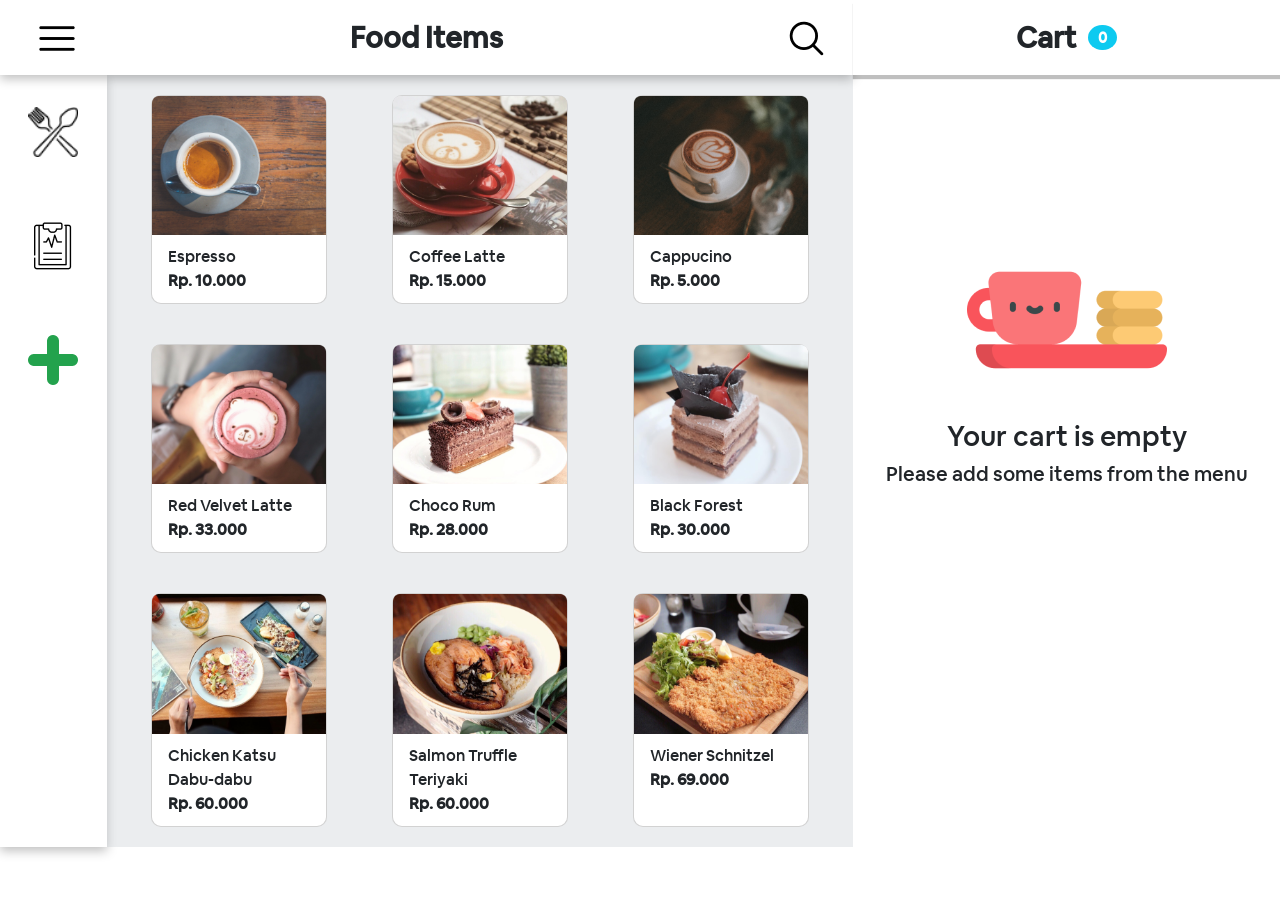
<file: week-3/index.html>
<!DOCTYPE html>
<html lang="en">
  <head>
    <meta charset="UTF-8" />
    <meta
      name="viewport"
      content="width=device-width, initial-scale=1.0, shrink-to-fit=no"
    />
    <link
      rel="stylesheet"
      href="https://stackpath.bootstrapcdn.com/bootstrap/5.0.0-alpha1/css/bootstrap.min.css"
      integrity="sha384-r4NyP46KrjDleawBgD5tp8Y7UzmLA05oM1iAEQ17CSuDqnUK2+k9luXQOfXJCJ4I"
      crossorigin="anonymous"
    />
    <link rel="stylesheet" href="./assets/styles.css" />
    <title>Food items</title>
  </head>
  <body>
    <div class="container-fluid">
      <div class="row" style="position: relative;">
        <div class="col-md-8">
          <div class="col-md-1">
            <img
              class="ham-menu"
              src="assets/image/icons/menu.png"
              alt="menu"
            />
          </div>
          <div class="col-md-10" style="font-size: 29px;">Food Items</div>
          <div class="col-md-1">
            <img
              class="magnifying-glass"
              src="assets/image/icons/magnifying-glass.png"
              alt="magnifying"
              style="cursor: pointer;"
            />
          </div>
        </div>
        <div
          class="col-md-4"
          style="box-shadow: 0px 4px 1px rgba(0, 0, 0, 0.25);"
        >
          Cart &nbsp;
          <span class="badge bg-info">0</span>
        </div>
      </div>
      <div class="row">
        <div
          class="col-md-1"
          style="
            background: #ffffff;
            box-shadow: 0px 4px 10px rgba(0, 0, 0, 0.25);
            text-align: center;
          "
        >
          <a href="index.html">
            <img class="side-left" src="./assets/image/icons/fork.png" />
          </a>
          <a href="history.html">
            <img
              class="side-left"
              src="./assets/image/icons/clipboard.png"
              href=""
          /></a>
          <img
            class="side-left"
            data-toggle="modal"
            data-target="#add-item"
            src="./assets/image/icons/add.png"
          />
        </div>
        <div class="col-md-7">
          <div class="card" style="width: 13rem;">
            <img
              src="./assets/image/fnb/jeremy-ricketts-6ZnhM-xBpos-unsplash.png"
              class="card-img-top"
              alt="espresso"
            />
            <div class="card-body">
              <p class="card-text">
                Espresso <br />
                <b>Rp. 10.000</b>
              </p>
            </div>
          </div>
          <div class="card" style="width: 13rem;">
            <img
              src="./assets/image/fnb/bear.png"
              class="card-img-top"
              alt="coffe-latte"
            />
            <div class="card-body">
              <p class="card-text">
                Coffee Latte <br />
                <b>Rp. 15.000</b>
              </p>
            </div>
          </div>
          <div class="card" style="width: 13rem;">
            <img
              src="./assets/image/fnb/firdaus-roslan-pN769u0KHNA-unsplash.png"
              class="card-img-top"
              alt="cappucino"
            />
            <div class="card-body">
              <p class="card-text">
                Cappucino <br />
                <b>Rp. 5.000</b>
              </p>
            </div>
          </div>
          <div class="card" style="width: 13rem;">
            <img
              src="./assets/image/fnb/redvelvet.png"
              class="card-img-top"
              alt="cappucino"
            />
            <div class="card-body">
              <p class="card-text">
                Red Velvet Latte <br />
                <b>Rp. 33.000</b>
              </p>
            </div>
          </div>
          <div class="card" style="width: 13rem;">
            <img
              src="./assets/image/fnb/chocorum.png"
              class="card-img-top"
              alt="cappucino"
            />
            <div class="card-body">
              <p class="card-text">
                Choco Rum <br />
                <b>Rp. 28.000</b>
              </p>
            </div>
          </div>
          <div class="card" style="width: 13rem;">
            <img
              src="./assets/image/fnb/blackforest.png"
              class="card-img-top"
              alt="cappucino"
            />
            <div class="card-body">
              <p class="card-text">
                Black Forest <br />
                <b>Rp. 30.000</b>
              </p>
            </div>
          </div>
          <div class="card" style="width: 13rem;">
            <img
              src="./assets/image/fnb/chickenkatsu.png"
              class="card-img-top"
              alt="cappucino"
            />
            <div class="card-body">
              <p class="card-text">
                Chicken Katsu Dabu-dabu <br />
                <b>Rp. 60.000</b>
              </p>
            </div>
          </div>
          <div class="card" style="width: 13rem;">
            <img
              src="./assets/image/fnb/salmon.png"
              class="card-img-top"
              alt="cappucino"
            />
            <div class="card-body">
              <p class="card-text">
                Salmon Truffle Teriyaki <br />
                <b>Rp. 60.000</b>
              </p>
            </div>
          </div>
          <div class="card" style="width: 13rem;">
            <img
              src="./assets/image/fnb/wiener.png"
              class="card-img-top"
              alt="cappucino"
            />
            <div class="card-body">
              <p class="card-text">
                Wiener Schnitzel <br />
                <b>Rp. 69.000</b>
              </p>
            </div>
          </div>
        </div>
        <div class="col-md-4 side-right">
          <img
            class="food-icon"
            src="./assets/image/fnb/food-and-restaurant.png"
          />
          <h3>Your cart is empty</h3>
          <h5>Please add some items from the menu</h5>
        </div>
      </div>
    </div>
    <div
      class="modal fade"
      id="add-item"
      tabindex="-1"
      aria-labelledby="exampleModalLabel"
      aria-hidden="true"
    >
      <div class="modal-dialog modal-dialog-centered">
        <div class="modal-content">
          <div class="modal-header">
            <h4 class="modal-title" id="exampleModalLabel">
              Add Item
            </h4>
          </div>
          <div class="modal-body">
            <div class="form-item">
              <p
                style="
                  display: flex;
                  position: relative;
                  top: 6px;
                  font-weight: bold;
                  left: 5px;
                "
              >
                Name
              </p>
              <input
                class="form-control"
                type="text"
                aria-label="deafult input example"
                style="
                  display: flex;
                  position: relative;
                  left: 100px;
                  bottom: 40px;
                  width: 75%;
                "
              />
            </div>
            <div class="form-item">
              <p
                style="
                  display: flex;
                  position: relative;
                  top: 6px;
                  font-weight: bold;
                  left: 5px;
                "
              >
                Image
              </p>
              <input
                class="form-control"
                type="text"
                aria-label="deafult input example"
                style="
                  display: flex;
                  position: relative;
                  left: 100px;
                  bottom: 40px;
                  width: 75%;
                "
              />
            </div>
            <div class="form-item">
              <p
                style="
                  display: flex;
                  position: relative;
                  top: 6px;
                  font-weight: bold;
                  left: 5px;
                "
              >
                Price
              </p>
              <input
                class="form-control"
                type="text"
                aria-label="deafult input example"
                style="
                  display: flex;
                  position: relative;
                  left: 100px;
                  bottom: 40px;
                  width: 45%;
                "
              />
            </div>
            <div class="form-item">
              <p
                style="
                  display: flex;
                  position: relative;
                  top: 6px;
                  font-weight: bold;
                  left: 5px;
                "
              >
                Category
              </p>
            </div>
            <div class="dropdown">
              <button
                class="btn btn-secondary dropdown-toggle"
                type="button"
                id="dropdownMenuButton"
                data-toggle="dropdown"
                aria-expanded="false"
                style="
                  display: flex;
                  position: relative;
                  left: 100px;
                  bottom: 60px;
                  width: 30%;
                  font-family: Airbnb;
                  color: #cecece;
                  background: #ffffff;
                  border: 1px solid #cecece;
                  box-sizing: border-box;
                  box-shadow: 0px 4px 10px rgba(0, 0, 0, 0.25);
                  border-radius: 6px;
                "
              >
                Category
              </button>
              <ul class="dropdown-menu" aria-labelledby="dropdownMenuButton">
                <li><a class="dropdown-item" href="#">Action</a></li>
                <li><a class="dropdown-item" href="#">Another action</a></li>
                <li>
                  <a class="dropdown-item" href="#">Something else here</a>
                </li>
              </ul>
            </div>
          </div>
          <div class="modal-footer">
            <button
              type="button"
              class="btn btn-primary"
              style="background: #f24f8a; width: 20%; border-color: #f24f8a;"
            >
              Cancel
            </button>
            <button
              type="button"
              class="btn btn-primary"
              style="background: #57cad5; width: 20%; border-color: #57cad5;"
            >
              Add
            </button>
          </div>
        </div>
      </div>
    </div>

    <script
      src="https://cdn.jsdelivr.net/npm/popper.js@1.16.0/dist/umd/popper.min.js"
      integrity="sha384-Q6E9RHvbIyZFJoft+2mJbHaEWldlvI9IOYy5n3zV9zzTtmI3UksdQRVvoxMfooAo"
      crossorigin="anonymous"
    ></script>
    <script
      src="https://stackpath.bootstrapcdn.com/bootstrap/5.0.0-alpha1/js/bootstrap.min.js"
      integrity="sha384-oesi62hOLfzrys4LxRF63OJCXdXDipiYWBnvTl9Y9/TRlw5xlKIEHpNyvvDShgf/"
      crossorigin="anonymous"
    ></script>
  </body>
</html>
</file>
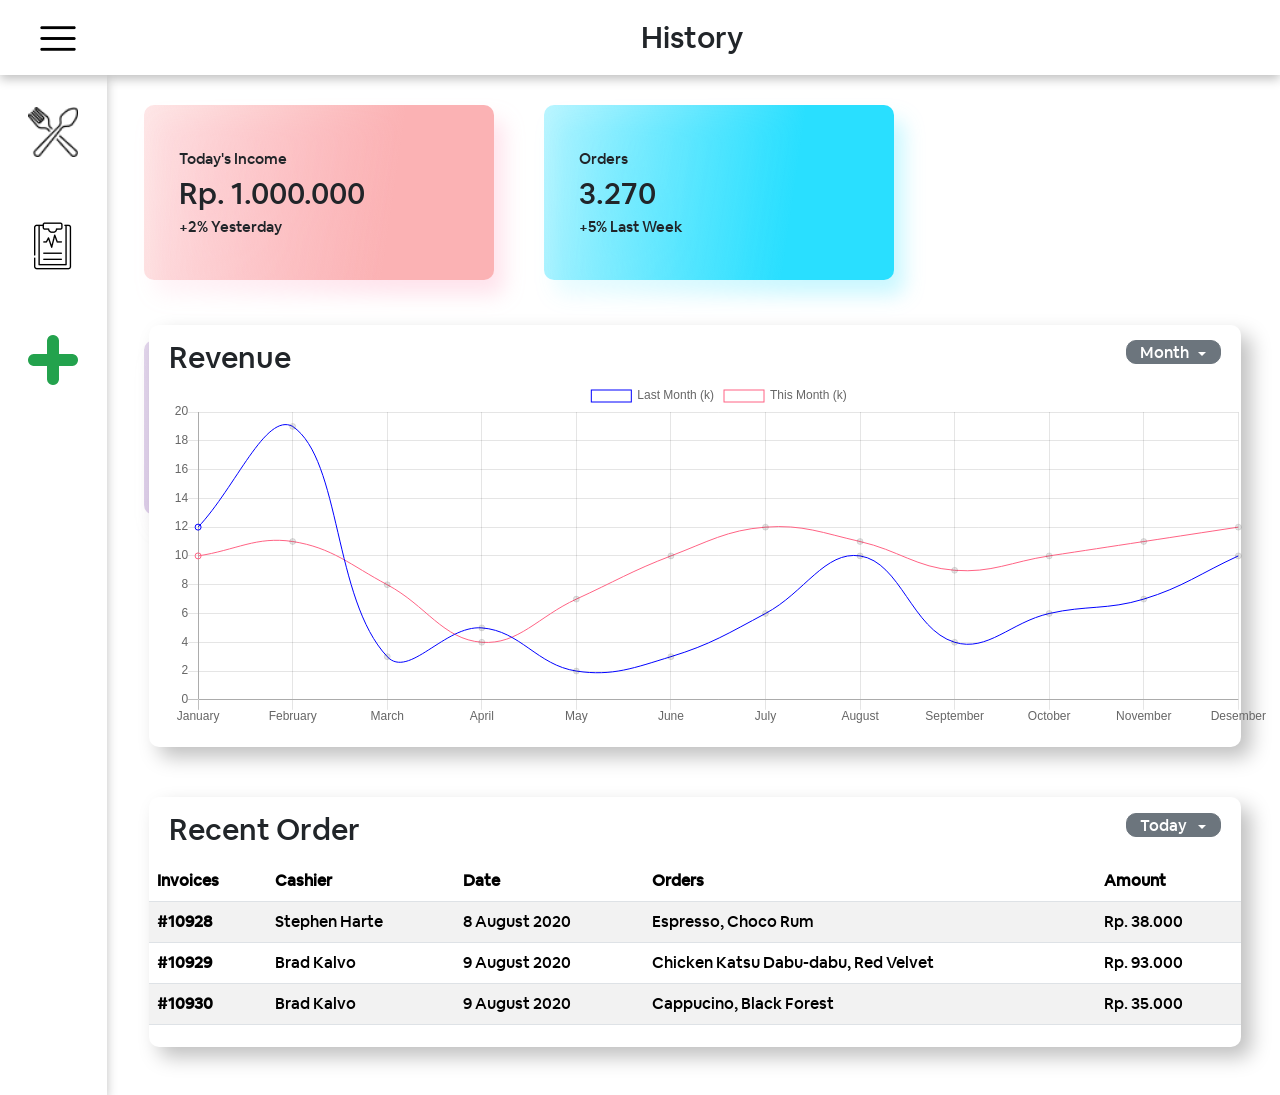
<file: week-3/history.html>
<!DOCTYPE html>
<html lang="en">
  <head>
    <meta charset="utf-8" />
    <meta name="viewport" content="width=device-width, initial-scale=1" />
    <link
      rel="stylesheet"
      href="https://stackpath.bootstrapcdn.com/bootstrap/5.0.0-alpha1/css/bootstrap.min.css"
      integrity="sha384-r4NyP46KrjDleawBgD5tp8Y7UzmLA05oM1iAEQ17CSuDqnUK2+k9luXQOfXJCJ4I"
      crossorigin="anonymous"
    />
    <link rel="stylesheet" href="./assets/history.css" />
    <script src="assets/chart/dist/Chart.bundle.min.js"></script>
    <title>History</title>
  </head>
  <body>
    <div class="container-fluid">
      <!-- Header -->
      <div class="row">
        <div class="col-md-12">
          <div class="col-md-1 ham-menu">
            <img src="assets/image/icons/menu.png" />
          </div>
          <div class="col-md-11 history-header">History</div>
        </div>
      </div>

      <div class="row" style="height: 1020px;">
        <!--Left Sidebar-->
        <div
          class="col-md-1 side1"
          style="
            background: #ffffff;
            box-shadow: 0px 4px 10px rgba(0, 0, 0, 0.25);
            text-align: center;
          "
        >
          <a href="index.html">
            <img class="side-left" src="./assets/image/icons/fork.png" />
          </a>
          <a href="history.html">
            <img
              class="side-left"
              src="./assets/image/icons/clipboard.png"
              href=""
          /></a>
          <img
            class="side-left"
            data-toggle="modal"
            data-target="#add-item"
            src="./assets/image/icons/add.png"
          />
        </div>

        <!--History main page-->
        <div class="col-md-11">
          <div
            class="rectangle"
            style="
              background: linear-gradient(
                278.29deg,
                #fbb2b4 30.05%,
                rgba(255, 143, 178, 0) 133.19%
              );
              filter: drop-shadow(10px 15px 10px rgba(255, 143, 178, 0.25));
            "
          >
            <div class="text-rectangle">
              <p style="margin-bottom: 0 !important; font-size: 15px;">
                Today's Income
              </p>
              <p style="margin-bottom: 0 !important; font-size: 30px;">
                Rp. 1.000.000
              </p>
              <p style="font-size: 15px;">+2% Yesterday</p>
            </div>
          </div>
          <div
            class="rectangle"
            style="
              background: linear-gradient(
                278.29deg,
                #29dfff 30.05%,
                rgba(41, 223, 255, 0) 133.19%
              );
              filter: drop-shadow(10px 15px 10px rgba(41, 223, 255, 0.25));
            "
          >
            <div class="text-rectangle">
              <p style="margin-bottom: 0 !important; font-size: 15px;">
                Orders
              </p>
              <p style="margin-bottom: 0 !important; font-size: 30px;">
                3.270
              </p>
              <p style="font-size: 15px;">+5% Last Week</p>
            </div>
          </div>
          <div
            class="rectangle"
            style="
              background: linear-gradient(
                278.29deg,
                #ab84c8 30.05%,
                rgba(241, 201, 236, 0) 133.19%
              );
              filter: drop-shadow(10px 15px 10px rgba(241, 201, 236, 0.25));
            "
          >
            <div class="text-rectangle">
              <p style="margin-bottom: 0 !important; font-size: 15px;">
                This Year's Income
              </p>
              <p style="margin-bottom: 0 !important; font-size: 30px;">
                Rp. 100.000.000
              </p>
              <p style="font-size: 15px;">+10% Last Year</p>
            </div>
          </div>
          <div class="rectangle-chart">
            <p
              style="
                position: absolute;
                left: 20px;
                top: 10px;
                font-size: 30px;
              "
            >
              Revenue
            </p>
            <div class="dropdown">
              <button
                class="btn btn-secondary dropdown-toggle"
                style="border-radius: 10px;"
                type="button"
                id="dropdownMenuButton"
                data-toggle="dropdown"
                aria-haspopup="true"
                aria-expanded="false"
              >
                <p
                  style="
                    position: absolute;
                    left: 13px;
                    bottom: 0;
                    top: 0;
                    margin-bottom: 0 !important;
                  "
                >
                  Month
                </p>
              </button>
              <div class="dropdown-menu" aria-labelledby="dropdownMenuButton">
                <a class="dropdown-item" href="#">Day</a>
                <a class="dropdown-item" href="#">Month</a>
                <a class="dropdown-item" href="#">Years</a>
              </div>
            </div>
            <div
              class="chart-history"
              style="
                width: 1100px;
                height: 350px;
                position: absolute;
                top: 55px;
                left: 20px;
              "
            >
              <canvas id="myChart"></canvas>
            </div>
          </div>
          <div class="rectangle-chart" style="height: 250px;">
            <p
              style="
                position: absolute;
                left: 20px;
                top: 10px;
                font-size: 30px;
              "
            >
              Recent Order
            </p>
            <div class="dropdown">
              <button
                class="btn btn-secondary dropdown-toggle"
                style="border-radius: 10px; top: 1em;"
                type="button"
                id="dropdownMenuButton"
                data-toggle="dropdown"
                aria-haspopup="true"
                aria-expanded="false"
              >
                <p
                  style="
                    position: absolute;
                    left: 13px;
                    bottom: 0;
                    top: 0;
                    margin-bottom: 0 !important;
                  "
                >
                  Today
                </p>
              </button>
              <div class="dropdown-menu" aria-labelledby="dropdownMenuButton">
                <a class="dropdown-item" href="#">Day</a>
                <a class="dropdown-item" href="#">Month</a>
                <a class="dropdown-item" href="#">Years</a>
              </div>
            </div>
            <table class="table table-striped" style="z-index: 2;">
              <thead>
                <tr>
                  <th scope="col">Invoices</th>
                  <th scope="col">Cashier</th>
                  <th scope="col">Date</th>
                  <th scope="col">Orders</th>
                  <th scope="col">Amount</th>
                </tr>
              </thead>
              <tbody>
                <tr style="color: #5c5c5c;">
                  <th scope="row">#10928</th>
                  <td>Stephen Harte</td>
                  <td>8 August 2020</td>
                  <td>Espresso, Choco Rum</td>
                  <td>Rp. 38.000</td>
                </tr>
                <tr style="color: #5c5c5c;">
                  <th scope="row">#10929</th>
                  <td>Brad Kalvo</td>
                  <td>9 August 2020</td>
                  <td>Chicken Katsu Dabu-dabu, Red Velvet</td>
                  <td>Rp. 93.000</td>
                </tr>
                <tr style="color: #5c5c5c;">
                  <th scope="row">#10930</th>
                  <td>Brad Kalvo</td>
                  <td>9 August 2020</td>
                  <td>Cappucino, Black Forest</td>
                  <td>Rp. 35.000</td>
                </tr>
              </tbody>
            </table>
          </div>
        </div>
      </div>
      <div
      class="modal fade"
      id="add-item"
      tabindex="-1"
      aria-labelledby="exampleModalLabel"
      aria-hidden="true"
    >
      <div class="modal-dialog modal-dialog-centered">
        <div class="modal-content">
          <div class="modal-header">
            <h4 class="modal-title" id="exampleModalLabel">
              Add Item
            </h4>
          </div>
          <div class="modal-body">
            <div class="form-item">
              <p
                style="
                  display: flex;
                  position: relative;
                  top: 6px;
                  font-weight: bold;
                  left: 5px;
                "
              >
                Name
              </p>
              <input
                class="form-control"
                type="text"
                aria-label="deafult input example"
                style="
                  display: flex;
                  position: relative;
                  left: 100px;
                  bottom: 40px;
                  width: 75%;
                "
              />
            </div>
            <div class="form-item">
              <p
                style="
                  display: flex;
                  position: relative;
                  top: 6px;
                  font-weight: bold;
                  left: 5px;
                "
              >
                Image
              </p>
              <input
                class="form-control"
                type="text"
                aria-label="deafult input example"
                style="
                  display: flex;
                  position: relative;
                  left: 100px;
                  bottom: 40px;
                  width: 75%;
                "
              />
            </div>
            <div class="form-item">
              <p
                style="
                  display: flex;
                  position: relative;
                  top: 6px;
                  font-weight: bold;
                  left: 5px;
                "
              >
                Price
              </p>
              <input
                class="form-control"
                type="text"
                aria-label="deafult input example"
                style="
                  display: flex;
                  position: relative;
                  left: 100px;
                  bottom: 40px;
                  width: 45%;
                "
              />
            </div>
            <div class="form-item">
              <p
                style="
                  display: flex;
                  position: relative;
                  top: 6px;
                  font-weight: bold;
                  left: 5px;
                "
              >
                Category
              </p>
            </div>
            <div class="dropdown">
              <button
                class="btn btn-secondary dropdown-toggle"
                type="button"
                id="dropdownMenuButton"
                data-toggle="dropdown"
                aria-expanded="false"
                style="
                  display: flex;
                  position: relative;
                  left: 100px;
                  float: left;
                  height: 38px;
                  bottom: 60px;
                  width: 30%;
                  font-family: Airbnb;
                  color: #cecece;
                  background: #ffffff;
                  border: 1px solid #cecece;
                  box-sizing: border-box;
                  box-shadow: 0px 4px 10px rgba(0, 0, 0, 0.25);
                  border-radius: 6px;
                "
              >
                Category
              </button>
              <ul class="dropdown-menu" aria-labelledby="dropdownMenuButton">
                <li><a class="dropdown-item" href="#">Action</a></li>
                <li><a class="dropdown-item" href="#">Another action</a></li>
                <li>
                  <a class="dropdown-item" href="#">Something else here</a>
                </li>
              </ul>
            </div>
          </div>
          <div class="modal-footer" style="display: flex; justify-content: flex-end;
          position: relative; left: 20px;">
            <button
              type="button"
              class="btn btn-primary btn-add"
              style="background: #f24f8a; width: 20%; border-color: #f24f8a;"
            >
              Cancel
            </button>
            <button
              type="button"
              class="btn btn-primary btn-add"
              style="background: #57cad5; width: 20%; border-color: #57cad5;"
            >
              Add
            </button>
          </div>
        </div>
      </div>
    </div>
    <script>
      var ctx = document.getElementById("myChart").getContext("2d");
      var myChart = new Chart(ctx, {
        type: "line",
        data: {
          labels: [
            "January",
            "February",
            "March",
            "April",
            "May",
            "June",
            "July",
            "August",
            "September",
            "October",
            "November",
            "Desember",
          ],
          datasets: [
            {
              label: "Last Month (k)",
              data: [12, 19, 3, 5, 2, 3, 6, 10, 4, 6, 7, 10],
              backgroundColor: ["rgba(255, 255, 255, 0)"],
              borderColor: ["rgba(0, 0, 255, 1)"],
              borderWidth: 1,
            },
            {
              label: "This Month (k)",
              data: [10, 11, 8, 4, 7, 10, 12, 11, 9, 10, 11, 12],
              backgroundColor: ["rgba(255, 255, 255, 0)"],
              borderColor: ["rgba(255, 99, 132, 1)"],
              borderWidth: 1,
            },
          ],
        },
        options: {
          responsive: true,
          maintainAspectRatio: false,
          scales: {
            yAxes: [
              {
                ticks: {
                  beginAtZero: true,
                },
              },
            ],
          },
        },
      });
    </script>
    <script
      src="https://cdn.jsdelivr.net/npm/popper.js@1.16.0/dist/umd/popper.min.js"
      integrity="sha384-Q6E9RHvbIyZFJoft+2mJbHaEWldlvI9IOYy5n3zV9zzTtmI3UksdQRVvoxMfooAo"
      crossorigin="anonymous"
    ></script>
    <script
      src="https://stackpath.bootstrapcdn.com/bootstrap/5.0.0-alpha1/js/bootstrap.min.js"
      integrity="sha384-oesi62hOLfzrys4LxRF63OJCXdXDipiYWBnvTl9Y9/TRlw5xlKIEHpNyvvDShgf/"
      crossorigin="anonymous"
    ></script>
  </body>
</html>
</file>
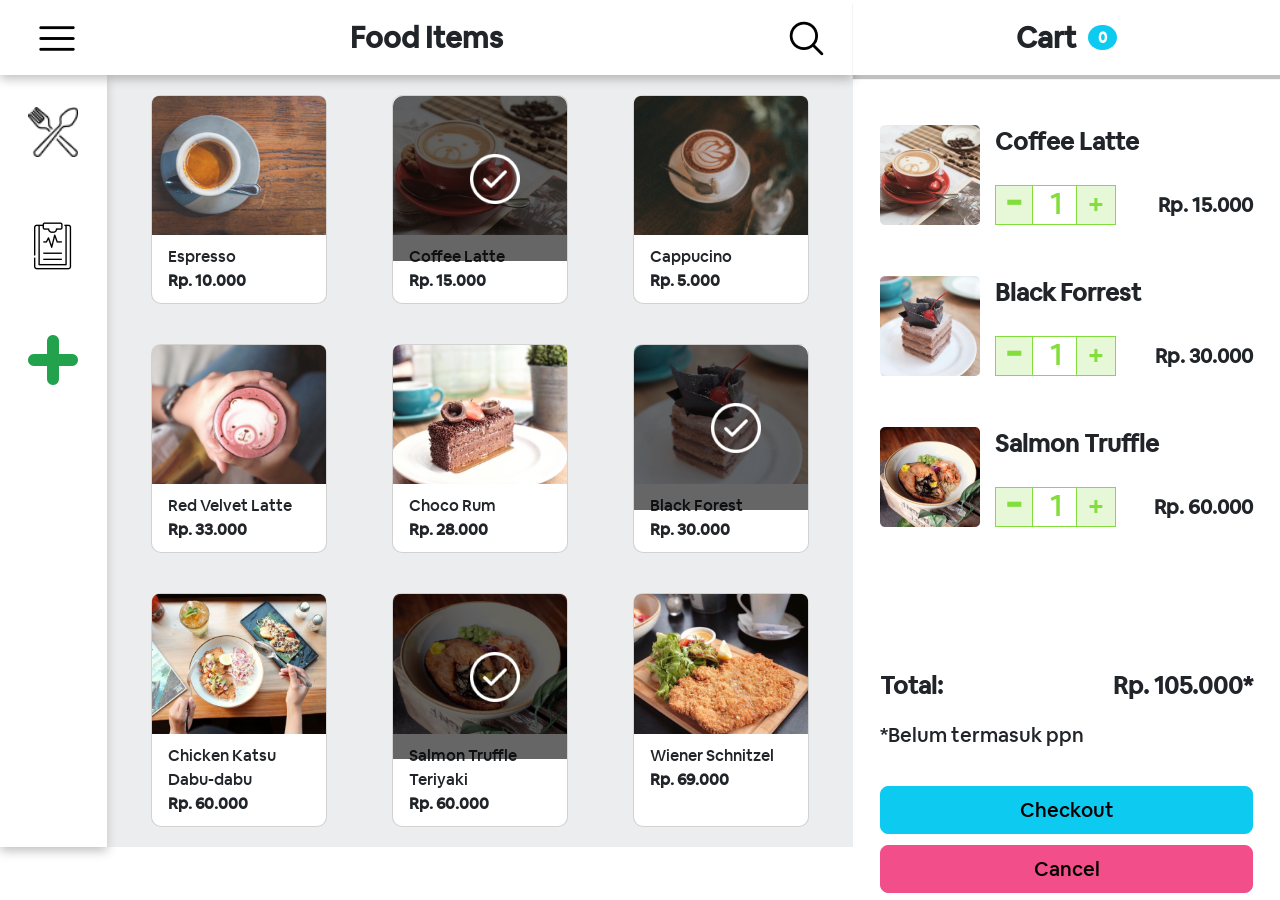
<file: week-3/home-select.html>
<!DOCTYPE html>
<html lang="en">
  <head>
    <meta charset="UTF-8" />
    <meta
      name="viewport"
      content="width=device-width, initial-scale=1.0, shrink-to-fit=no"
    />
    <link
      rel="stylesheet"
      href="https://stackpath.bootstrapcdn.com/bootstrap/5.0.0-alpha1/css/bootstrap.min.css"
      integrity="sha384-r4NyP46KrjDleawBgD5tp8Y7UzmLA05oM1iAEQ17CSuDqnUK2+k9luXQOfXJCJ4I"
      crossorigin="anonymous"
    />
    <link rel="stylesheet" href="./assets/home-select.css" />
    <title>Select</title>
  </head>
  <body>
    <div class="container-fluid">
      <div class="row" style="position: relative;">
        <div class="col-md-8">
          <div class="col-md-1">
            <img
              class="ham-menu"
              src="assets/image/icons/menu.png"
              alt="menu"
            />
          </div>
          <div class="col-md-10" style="font-size: 29px;">Food Items</div>
          <div class="col-md-1">
            <img
              class="magnifying-glass"
              src="assets/image/icons/magnifying-glass.png"
              alt="magnifying"
            />
          </div>
        </div>
        <div
          class="col-md-4"
          style="box-shadow: 0px 4px 1px rgba(0, 0, 0, 0.25);"
        >
          Cart &nbsp;
          <span class="badge bg-info">0</span>
        </div>
      </div>
      <div class="row">
        <div
          class="col-md-1"
          style="
            background: #ffffff;
            box-shadow: 0px 4px 10px rgba(0, 0, 0, 0.25);
            text-align: center;
          "
        >
          <a href="index.html">
            <img class="side-left" src="./assets/image/icons/fork.png" />
          </a>
          <a href="history.html">
            <img
              class="side-left"
              src="./assets/image/icons/clipboard.png"
              href=""
          /></a>
          <img
            class="side-left"
            data-toggle="modal"
            data-target="#add-item"
            src="./assets/image/icons/add.png"
          />
        </div>
        <div class="col-md-7">
          <div class="card" style="width: 13rem;">
            <img
              src="./assets/image/fnb/jeremy-ricketts-6ZnhM-xBpos-unsplash.png"
              class="card-img-top"
              alt="espresso"
            />
            <div class="card-body">
              <p class="card-text">
                Espresso <br />
                <b>Rp. 10.000</b>
              </p>
            </div>
          </div>
          <div class="card" style="width: 13rem;">
            <img
              src="./assets/image/fnb/bear.png"
              class="card-img-top"
              alt="coffe-latte"
            />
            <div class="select-image">
              <img
                src="assets/image/icons/tick.png"
                class="icon-select"
                alt="tick"
              />
            </div>
            <div class="card-body">
              <p class="card-text">
                Coffee Latte <br />
                <b>Rp. 15.000</b>
              </p>
            </div>
          </div>
          <div class="card" style="width: 13rem;">
            <img
              src="./assets/image/fnb/firdaus-roslan-pN769u0KHNA-unsplash.png"
              class="card-img-top"
              alt="cappucino"
            />
            <div class="card-body">
              <p class="card-text">
                Cappucino <br />
                <b>Rp. 5.000</b>
              </p>
            </div>
          </div>
          <div class="card" style="width: 13rem;">
            <img
              src="./assets/image/fnb/redvelvet.png"
              class="card-img-top"
              alt="cappucino"
            />
            <div class="card-body">
              <p class="card-text">
                Red Velvet Latte <br />
                <b>Rp. 33.000</b>
              </p>
            </div>
          </div>
          <div class="card" style="width: 13rem;">
            <img
              src="./assets/image/fnb/chocorum.png"
              class="card-img-top"
              alt="cappucino"
            />
            <div class="card-body">
              <p class="card-text">
                Choco Rum <br />
                <b>Rp. 28.000</b>
              </p>
            </div>
          </div>
          <div class="card" style="width: 13rem;">
            <img
              src="./assets/image/fnb/blackforest.png"
              class="card-img-top"
              alt="cappucino"
            />
            <div class="select-image">
              <img
                src="assets/image/icons/tick.png"
                class="icon-select"
                alt="tick"
              />
            </div>
            <div class="card-body">
              <p class="card-text">
                Black Forest <br />
                <b>Rp. 30.000</b>
              </p>
            </div>
          </div>
          <div class="card" style="width: 13rem;">
            <img
              src="./assets/image/fnb/chickenkatsu.png"
              class="card-img-top"
              alt="cappucino"
            />
            <div class="card-body">
              <p class="card-text">
                Chicken Katsu Dabu-dabu <br />
                <b>Rp. 60.000</b>
              </p>
            </div>
          </div>
          <div class="card" style="width: 13rem;">
            <img
              src="./assets/image/fnb/salmon.png"
              class="card-img-top"
              alt="cappucino"
            />
            <div class="select-image">
              <img
                src="assets/image/icons/tick.png"
                class="icon-select"
                alt="tick"
              />
            </div>
            <div class="card-body">
              <p class="card-text">
                Salmon Truffle Teriyaki <br />
                <b>Rp. 60.000</b>
              </p>
            </div>
          </div>
          <div class="card" style="width: 13rem;">
            <img
              src="./assets/image/fnb/wiener.png"
              class="card-img-top"
              alt="cappucino"
            />
            <div class="card-body">
              <p class="card-text">
                Wiener Schnitzel <br />
                <b>Rp. 69.000</b>
              </p>
            </div>
          </div>
        </div>
        <div class="col-md-4 side-right">
          <div class="col-md-12 cart-select">
            <img
              class="food-cart"
              src="assets/image/fnb/bear-cart.png"
              alt=""
            />
            <div class="food-item-cart">
              <p style="margin-bottom: 0px !important;">
                Coffee Latte
              </p>
              <div class="qty-button-cart">
                <img
                  class="qty-button"
                  src="./assets/image/icons/Rectangle 6.png"
                  alt="qty button"
                />
                <p
                  class="text-qty"
                  style="
                    position: absolute;
                    font-weight: 500;
                    top: 37px;
                    bottom: 0;
                    left: 10px;
                    font-size: 50px;
                    color: #82de3a;
                    margin: 0 !important;
                  "
                >
                  -
                </p>
                <img
                  class="qty-button"
                  style="right: 8px;"
                  src="./assets/image/icons/Rectangle 7.png"
                  alt="qty button"
                />
                <p
                  class="text-qty"
                  style="
                    font-size: 30px;
                    font-weight: 500;
                    position: absolute;
                    top: 57px;
                    bottom: 0;
                    left: 55px;
                    color: #82de3a;
                    margin: 0 !important;
                  "
                >
                  1
                </p>
                <img
                  class="qty-button"
                  style="right: 14px;"
                  src="./assets/image/icons/Rectangle 6.png"
                  alt="qty button"
                />
                <p
                  class="text-qty"
                  style="
                    font-size: 30px;
                    font-weight: 500;
                    position: absolute;
                    top: 56px;
                    bottom: 0;
                    left: 92px;
                    color: #82de3a;
                    margin: 0 !important;
                  "
                >
                  +
                </p>
              </div>
            </div>
            <p
              style="
                position: relative;
                top: 65px;
                float: right;
                font-size: 20px;
              "
            >
              Rp. 15.000
            </p>
          </div>
          <div class="col-md-12 cart-select">
            <img
              class="food-cart"
              src="assets/image/fnb/blackforest-cart.png"
              alt=""
            />
            <div class="food-item-cart">
              <p style="margin-bottom: 0px !important;">
                Black Forrest
              </p>
              <div class="qty-button-cart">
                <img
                  class="qty-button"
                  src="./assets/image/icons/Rectangle 6.png"
                  alt="qty button"
                />
                <p
                  class="text-qty"
                  style="
                    position: absolute;
                    font-weight: 500;
                    top: 37px;
                    bottom: 0;
                    left: 10px;
                    font-size: 50px;
                    color: #82de3a;
                    margin: 0 !important;
                  "
                >
                  -
                </p>
                <img
                  class="qty-button"
                  style="right: 8px;"
                  src="./assets/image/icons/Rectangle 7.png"
                  alt="qty button"
                />
                <p
                  class="text-qty"
                  style="
                    font-size: 30px;
                    font-weight: 500;
                    position: absolute;
                    top: 57px;
                    bottom: 0;
                    left: 55px;
                    color: #82de3a;
                    margin: 0 !important;
                  "
                >
                  1
                </p>
                <img
                  class="qty-button"
                  style="right: 14px;"
                  src="./assets/image/icons/Rectangle 6.png"
                  alt="qty button"
                />
                <p
                  class="text-qty"
                  style="
                    font-size: 30px;
                    font-weight: 500;
                    position: absolute;
                    top: 56px;
                    bottom: 0;
                    left: 92px;
                    color: #82de3a;
                    margin: 0 !important;
                  "
                >
                  +
                </p>
              </div>
            </div>
            <p
              style="
                position: relative;
                top: 65px;
                float: right;
                font-size: 20px;
              "
            >
              Rp. 30.000
            </p>
          </div>
          <div class="col-md-12 cart-select">
            <img
              class="food-cart"
              src="assets/image/fnb/salmon-cart.png"
              alt=""
            />
            <div class="food-item-cart">
              <p style="margin-bottom: 0px !important;">
                Salmon Truffle
              </p>
              <div class="qty-button-cart">
                <img
                  class="qty-button"
                  src="./assets/image/icons/Rectangle 6.png"
                  alt="qty button"
                />
                <p
                  class="text-qty"
                  style="
                    position: absolute;
                    font-weight: 500;
                    top: 37px;
                    bottom: 0;
                    left: 10px;
                    font-size: 50px;
                    color: #82de3a;
                    margin: 0 !important;
                  "
                >
                  -
                </p>
                <img
                  class="qty-button"
                  style="right: 8px;"
                  src="./assets/image/icons/Rectangle 7.png"
                  alt="qty button"
                />
                <p
                  class="text-qty"
                  style="
                    font-size: 30px;
                    font-weight: 500;
                    position: absolute;
                    top: 57px;
                    bottom: 0;
                    left: 55px;
                    color: #82de3a;
                    margin: 0 !important;
                  "
                >
                  1
                </p>
                <img
                  class="qty-button"
                  style="right: 14px;"
                  src="./assets/image/icons/Rectangle 6.png"
                  alt="qty button"
                />
                <p
                  class="text-qty"
                  style="
                    font-size: 30px;
                    font-weight: 500;
                    position: absolute;
                    top: 56px;
                    bottom: 0;
                    left: 92px;
                    color: #82de3a;
                    margin: 0 !important;
                  "
                >
                  +
                </p>
              </div>
            </div>
            <p
              style="
                position: relative;
                top: 65px;
                float: right;
                font-size: 20px;
              "
            >
              Rp. 60.000
            </p>
          </div>
          <div
            class="col-md-12 cart-select"
            style="position: relative; top: 90px;"
          >
            <div class="total-cart" style="float: left;">
              <p style="font-size: 24px;">
                Total:
              </p>
              <p style="font-size: 20px; font-weight: lighter;">
                *Belum termasuk ppn
              </p>
            </div>
            <p style="font-size: 24px; float: right;">
              Rp. 105.000*
            </p>
            <button
              type="button"
              class="btn btn-info btn-lg"
              data-toggle="modal"
              data-target="#exampleModal"
              style="width: 100%; position: relative; top: 1em; bottom: 1em;"
            >
              Checkout
            </button>
            <button
              type="button"
              class="btn btn-info btn-lg"
              data-toggle="modal"
              data-target="#exampleModal"
              style="
                width: 100%;
                position: relative;
                top: 30px;
                background-color: #f24f8a;
                border-color: #f24f8a;
              "
            >
              Cancel
            </button>
          </div>
        </div>
      </div>
      <div
        class="modal fade"
        id="exampleModal"
        tabindex="-1"
        aria-labelledby="exampleModalLabel"
        aria-hidden="true"
      >
        <div class="modal-dialog modal-dialog-centered">
          <div class="modal-content">
            <div class="modal-header">
              <h4 class="modal-title" id="exampleModalLabel">
                Checkout<br />
                <span style="position: relative; font-size: 15px; bottom: 10px;"
                  >Cashier: Pevita Pearce</span
                >
              </h4>
              <h6
                style="
                  position: absolute;
                  left: 18em;
                  top: 22px;
                  font-weight: bold;
                "
              >
                Receipt no: #010410919
              </h6>
            </div>
            <div class="modal-body">
              <div class="item-checkout">
                <p>Coffee Latte 1x</p>
                <p>Rp. 15.000</p>
              </div>
              <div class="item-checkout">
                <p>Black Forest 1x</p>
                <p>Rp. 30.000</p>
              </div>
              <div class="item-checkout">
                <p>Salmon Truffle Teriyaki 1x</p>
                <p>Rp. 60.000</p>
              </div>
              <div
                class="item-checkout"
                style="position: relative; bottom: 5px;"
              >
                <p>PPN 10%</p>
                <p>Rp. 10.500</p>
              </div>
              <div class="total-checkout">
                <p>Total : &emsp; Rp. 115.500</p>
              </div>
              <div class="payout">
                <p>Payment: Cash</p>
              </div>
            </div>
            <div class="modal-footer">
              <button
                type="button"
                class="btn btn-secondary"
                data-dismiss="modal"
                style="width: 100%; background-color: #f24f8a;"
              >
                Print
              </button>
              <p>Or</p>
              <button
                type="button"
                class="btn btn-primary"
                style="width: 100%; background-color: #57cad5;"
              >
                Send Email
              </button>
            </div>
          </div>
        </div>
      </div>
      <div
      class="modal fade"
      id="add-item"
      tabindex="-1"
      aria-labelledby="exampleModalLabel"
      aria-hidden="true"
    >
      <div class="modal-dialog modal-dialog-centered">
        <div class="modal-content">
          <div class="modal-header">
            <h4 class="modal-title" id="exampleModalLabel">
              Add Item
            </h4>
          </div>
          <div class="modal-body" style="padding: 1rem;">
            <div class="form-item">
              <p
                style="
                  display: flex;
                  position: relative;
                  top: 6px;
                  font-weight: bold;
                  left: 5px;
                "
              >
                Name
              </p>
              <input
                class="form-control"
                type="text"
                aria-label="deafult input example"
                style="
                  display: flex;
                  position: relative;
                  left: 100px;
                  bottom: 40px;
                  width: 75%;
                "
              />
            </div>
            <div class="form-item">
              <p
                style="
                  display: flex;
                  position: relative;
                  top: 6px;
                  font-weight: bold;
                  left: 5px;
                "
              >
                Image
              </p>
              <input
                class="form-control"
                type="text"
                aria-label="deafult input example"
                style="
                  display: flex;
                  position: relative;
                  left: 100px;
                  bottom: 40px;
                  width: 75%;
                "
              />
            </div>
            <div class="form-item">
              <p
                style="
                  display: flex;
                  position: relative;
                  top: 6px;
                  font-weight: bold;
                  left: 5px;
                "
              >
                Price
              </p>
              <input
                class="form-control"
                type="text"
                aria-label="deafult input example"
                style="
                  display: flex;
                  position: relative;
                  left: 100px;
                  bottom: 40px;
                  width: 45%;
                "
              />
            </div>
            <div class="form-item">
              <p
                style="
                  display: flex;
                  position: relative;
                  top: 6px;
                  font-weight: bold;
                  left: 5px;
                "
              >
                Category
              </p>
            </div>
            <div class="dropdown">
              <button
                class="btn btn-secondary dropdown-toggle"
                type="button"
                id="dropdownMenuButton"
                data-toggle="dropdown"
                aria-expanded="false"
                style="
                  display: flex;
                  position: relative;
                  left: 100px;
                  bottom: 60px;
                  width: 30%;
                  font-family: Airbnb;
                  color: #cecece;
                  background: #ffffff;
                  border: 1px solid #cecece;
                  box-sizing: border-box;
                  box-shadow: 0px 4px 10px rgba(0, 0, 0, 0.25);
                  border-radius: 6px;
                "
              >
                Category
              </button>
              <ul class="dropdown-menu" aria-labelledby="dropdownMenuButton">
                <li><a class="dropdown-item" href="#">Action</a></li>
                <li><a class="dropdown-item" href="#">Another action</a></li>
                <li>
                  <a class="dropdown-item" href="#">Something else here</a>
                </li>
              </ul>
            </div>
          </div>
          <div class="modal-footer" style="padding: 0.75rem; flex: display; justify-content: flex-end;">
            <button
              type="button"
              class="btn btn-primary"
              style="background: #f24f8a; width: 20%; border-color: #f24f8a;"
            >
              Cancel
            </button>
            <button
              type="button"
              class="btn btn-primary"
              style="background: #57cad5; width: 20%; border-color: #57cad5;"
            >
              Add
            </button>
          </div>
        </div>
      </div>
    </div>
    <script
      src="https://cdn.jsdelivr.net/npm/popper.js@1.16.0/dist/umd/popper.min.js"
      integrity="sha384-Q6E9RHvbIyZFJoft+2mJbHaEWldlvI9IOYy5n3zV9zzTtmI3UksdQRVvoxMfooAo"
      crossorigin="anonymous"
    ></script>
    <script
      src="https://stackpath.bootstrapcdn.com/bootstrap/5.0.0-alpha1/js/bootstrap.min.js"
      integrity="sha384-oesi62hOLfzrys4LxRF63OJCXdXDipiYWBnvTl9Y9/TRlw5xlKIEHpNyvvDShgf/"
      crossorigin="anonymous"
    ></script>
  </body>
</html>
</file>
<file: week-3/assets/styles.css>
@font-face {
  font-family: Airbnb;
  src: url(./font/AirbnbCerealMedium.ttf);
}

* {
  margin: 0;
  padding: 0;
  box-sizing: border-box;
  font-family: Airbnb;
}

.col-md-8 {
  height: 75px;
  background: #ffffff;
  box-shadow: 0px 4px 10px rgba(0, 0, 0, 0.25);
  font-size: 24px;
  font-weight: bold;
  display: flex;
  justify-content: space-between;
  align-items: center;
  text-align: center;
}

.ham-menu {
  position: relative;
  left: 10px;
  cursor: pointer;
}

.col-md-4 {
  height: 75px;
  background: #ffffff;
  font-size: 29px;
  font-weight: bold;
  display: flex;
  justify-content: center;
  align-items: center;
}

.bg-info {
  font-size: 15px;
  border-radius: 50%;
}

.side-left {
  margin: 2em 0;
  width: 50px;
  justify-content: center;
  align-items: center;
  cursor: pointer;
}

.col-md-7 {
  display: flex;
  flex-wrap: wrap;
  background-color: rgba(190, 195, 202, 0.3);
}

.card {
  margin: 20px;
  border-radius: 10px;
  cursor: pointer;
}

.card-body {
  padding: 10px 16px;
}

.side-right {
  display: flex;
  flex-wrap: wrap;
}

.food-icon {
  padding: 5em 4em 0 4em;
}

.modal-header {
  border-bottom: 0;
}

.modal-footer {
  border-top: 0;
}

.form-item {
  height: 60px;
}

.form-control {
  background: #ffffff;
  border: 1px solid #cecece;
  box-sizing: border-box;
  box-shadow: 0px 4px 10px rgba(0, 0, 0, 0.25);
  border-radius: 6px;
}

.dropdown-toggle::after {
  color: black;
  position: relative;
  top: 10px;
  left: 20px;
}

.button {
  cursor: pointer;
}

@media (max-width: 576px) {
  .col-md-7 {
    display: flex;
    justify-content: space-around;
  }

  .col-md-7 .card {
    width: 118px !important;
  }

  .side-left {
    margin: 15px 24px;
  }

  .food-icon {
    padding-top: 0px;
  }

  .side-right h5 {
    font-size: 17px;
    padding-bottom: 2em;
  }
}

@media (max-width: 1200px) {
  .col-md-7 {
    display: flex;
    justify-content: center;
  }
}

@media (max-width: 1280px) {
  .col-md-7 {
    display: flex;
    justify-content: space-around;
  }

  .card {
    width: 11rem !important;
  }
}
</file>
<file: week-3/assets/history.css>
@font-face {
  font-family: Airbnb;
  src: url(./font/AirbnbCerealMedium.ttf);
}

* {
  margin: 0;
  padding: 0;
  box-sizing: border-box;
  font-family: Airbnb;
}

/* Header */

.col-md-12 {
  position: relative;
  height: 75px;
  background: #ffffff;
  box-shadow: 0px 4px 10px rgba(0, 0, 0, 0.25);
  display: flex;
}

.ham-menu {
  position: relative;
  left: 28px;
  top: 1px;
  display: flex;
  align-items: center;
}

.history-header {
  display: flex;
  justify-content: center;
  align-items: center;
  font-size: 30px;
}

/* Left Sidebar */

.side-left {
  margin: 2em 0;
  width: 50px;
  justify-content: center;
  align-items: center;
  cursor: pointer;
}

/* Main page */

.rectangle {
  position: relative;
  float: left;
  width: 350px;
  height: 175px;
  margin: 30px 25px;
  border-radius: 10px;
}

.text-rectangle p {
  position: relative;
  top: 43px;
  left: 35px;
}

.rectangle-chart {
  position: relative;
  margin-bottom: 50px;
  top: 250px;
  left: 30px;
  width: 95%;
  height: 422px;
  background: #ffffff;
  box-shadow: 10px 10px 20px rgba(0, 0, 0, 0.25);
  border-radius: 10px;
}

button {
  position: relative;
  float: right;
  bottom: 220px;
  right: 20px;
  width: 95px;
  height: 24px;
}

.dropdown-toggle::after {
  position: relative;
  left: 27px;
  bottom: 4px;
}

.table {
  position: absolute;
  top: 4em;
}

.table tr .col {
  margin: 100px;
}

.modal-header {
  border-bottom: 0;
}

.modal-footer {
  border-top: 0;
}

.form-item {
  height: 60px;
}

.form-control {
  background: #ffffff;
  border: 1px solid #cecece;
  box-sizing: border-box;
  box-shadow: 0px 4px 10px rgba(0, 0, 0, 0.25);
  border-radius: 6px;
}

.modal-content .dropdown-toggle::after {
  color: black;
  position: relative;
  top: 10px;
  right: 10px;
}

.button {
  cursor: pointer;
}

.btn-add {
  position: relative;
  top: 0;
  height: 40px;
}

@media (max-width: 576px) {
  .col-md-12 .history-header {
    position: relative;
    left: 3em;
  }

  .side1 {
    height: 5rem;
  }

  .side-left {
    margin: 13px 20px;
  }

  .rectangle {
    position: relative;
    right: 20px;
  }

  .rectangle-chart {
    position: relative;
    top: 47em;
  }

  .chart-history {
    width: 20em !important;
  }
}
</file>
<file: week-3/assets/home-select.css>
@font-face {
  font-family: Airbnb;
  src: url(./font/AirbnbCerealMedium.ttf);
}

* {
  margin: 0;
  padding: 0;
  box-sizing: border-box;
  font-family: Airbnb;
}

.col-md-8 {
  height: 75px;
  background: #ffffff;
  box-shadow: 0px 4px 10px rgba(0, 0, 0, 0.25);
  font-size: 24px;
  font-weight: bold;
  display: flex;
  justify-content: space-between;
  align-items: center;
  text-align: center;
}

.ham-menu {
  position: relative;
  left: 10px;
}

.col-md-4 {
  height: 75px;
  background: #ffffff;
  font-size: 29px;
  font-weight: bold;
  display: flex;
  justify-content: center;
  align-items: center;
}

.bg-info {
  font-size: 15px;
  border-radius: 50%;
}

.side-left {
  margin: 2em 0;
  width: 50px;
  justify-content: center;
  align-items: center;
  cursor: pointer;
}

.col-md-7 {
  display: flex;
  flex-wrap: wrap;
  background-color: rgba(190, 195, 202, 0.3);
}

.card {
  margin: 20px;
  border-radius: 10px;
}

img.icon-select {
  width: 50px;
  height: 50px;
  position: absolute;
  z-index: 1;
  top: 58px;
  left: 77px;
}

.select-image {
  width: 100%;
  height: 165px;
  background-color: rgba(0, 0, 0, 0.6);
  position: absolute;
  border-radius: 10px 10px 0px 0px;
}

.card-body {
  padding: 10px 16px;
}

.side-right {
  display: flex;
  flex-wrap: wrap;
}

.food-icon {
  padding: 5em 4em 0 4em;
}

.cart-select {
  padding: 50px 15px 0px;
}

.food-item-cart {
  position: relative;
  bottom: 1px;
  left: 15px;
  float: left;
  font-size: 24px;
}

img.food-cart {
  float: left;
  margin: 0;
}

.qty-button {
  position: relative;
  padding-top: 25px;
}

/* .text-qty {
  position: absolute;
  top: 35px;
  bottom: 0;
  left: 10px;
  font-size: 50px;
  color: #82de3a;
  margin: 0 !important;
} */

.button-cart {
  width: 100%;
  height: 61px;
  color: white;
  background-color: #57cad5;
  border-radius: 10px;
  display: flex;
  justify-content: center;
  align-items: center;
}

.modal-title {
  margin-left: 14px;
}

.modal-header {
  border-bottom: 0;
}

.modal-body {
  padding-bottom: 0;
}

.modal-footer {
  padding-top: 0;
  border-top: 0;
  display: flex;
  justify-content: center;
  align-items: center;
}

.item-checkout {
  display: flex;
  justify-content: space-between;
  padding: 0 13px;
}

.total-checkout {
  display: flex;
  justify-content: flex-end;
  margin-right: 11px;
}

.payout {
  margin-left: 13px;
}

.modal-title {
  position: relative;
  right: 14px;
}

.form-item {
  height: 60px;
}

.form-control {
  background: #ffffff;
  border: 1px solid #cecece;
  box-sizing: border-box;
  box-shadow: 0px 4px 10px rgba(0, 0, 0, 0.25);
  border-radius: 6px;
}

.dropdown-toggle::after {
  color: black;
  position: relative;
  top: 10px;
  left: 20px;
}

@media (max-width: 576px) {
  .col-md-7 {
    display: flex;
    justify-content: space-around;
  }

  .col-md-7 .card {
    width: 118px !important;
  }

  .side-left {
    margin: 15px 24px;
  }

  .food-icon {
    padding-top: 0px;
  }

  .side-right h5 {
    font-size: 17px;
    padding-bottom: 2em;
  }

  .select-image {
    position: absolute;
    height: 92px;
  }

  img.icon-select {
    position: absolute;
    width: 40px;
    height: 30px;
  }
}

@media (max-width: 1200px) {
  .col-md-7 {
    display: flex;
    justify-content: center;
  }
}

@media (max-width: 1280px) {
  .col-md-7 {
    display: flex;
    justify-content: space-around;
  }

  .card {
    width: 11rem !important;
  }
}
</file>
